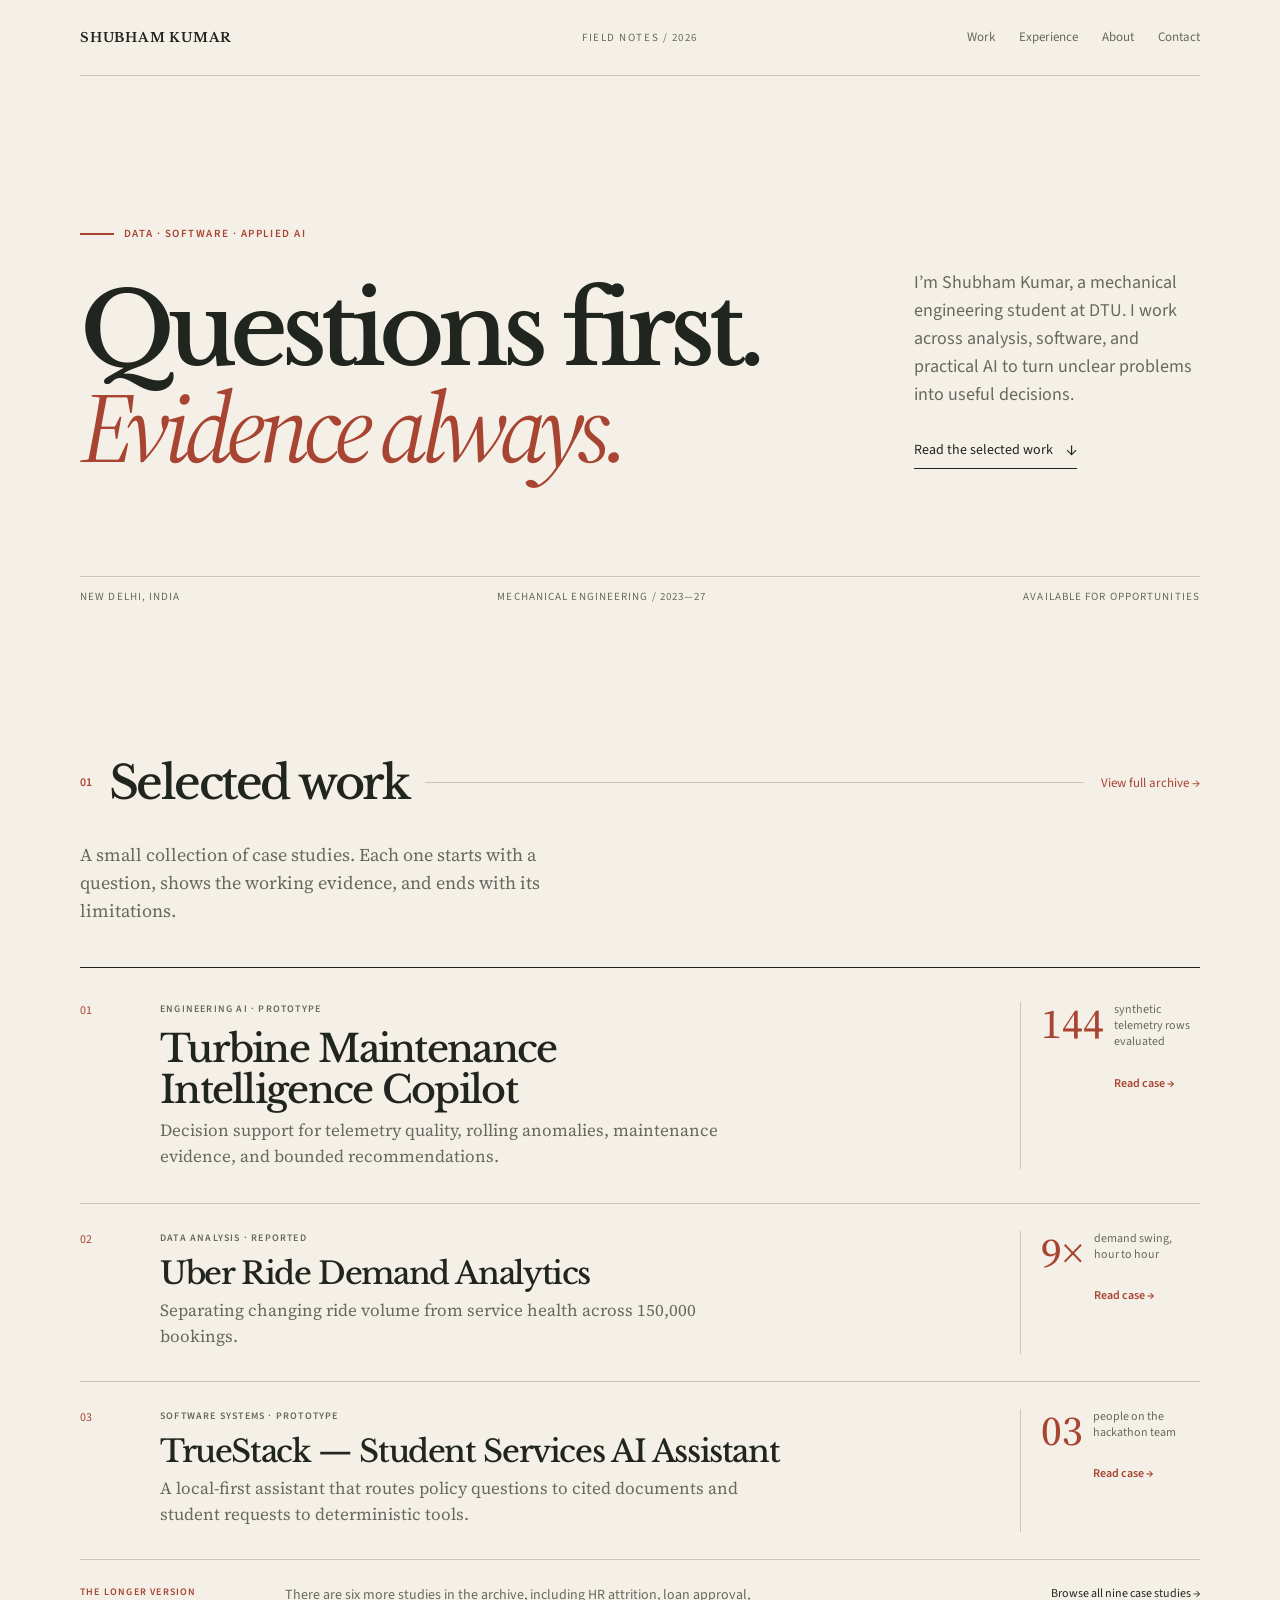
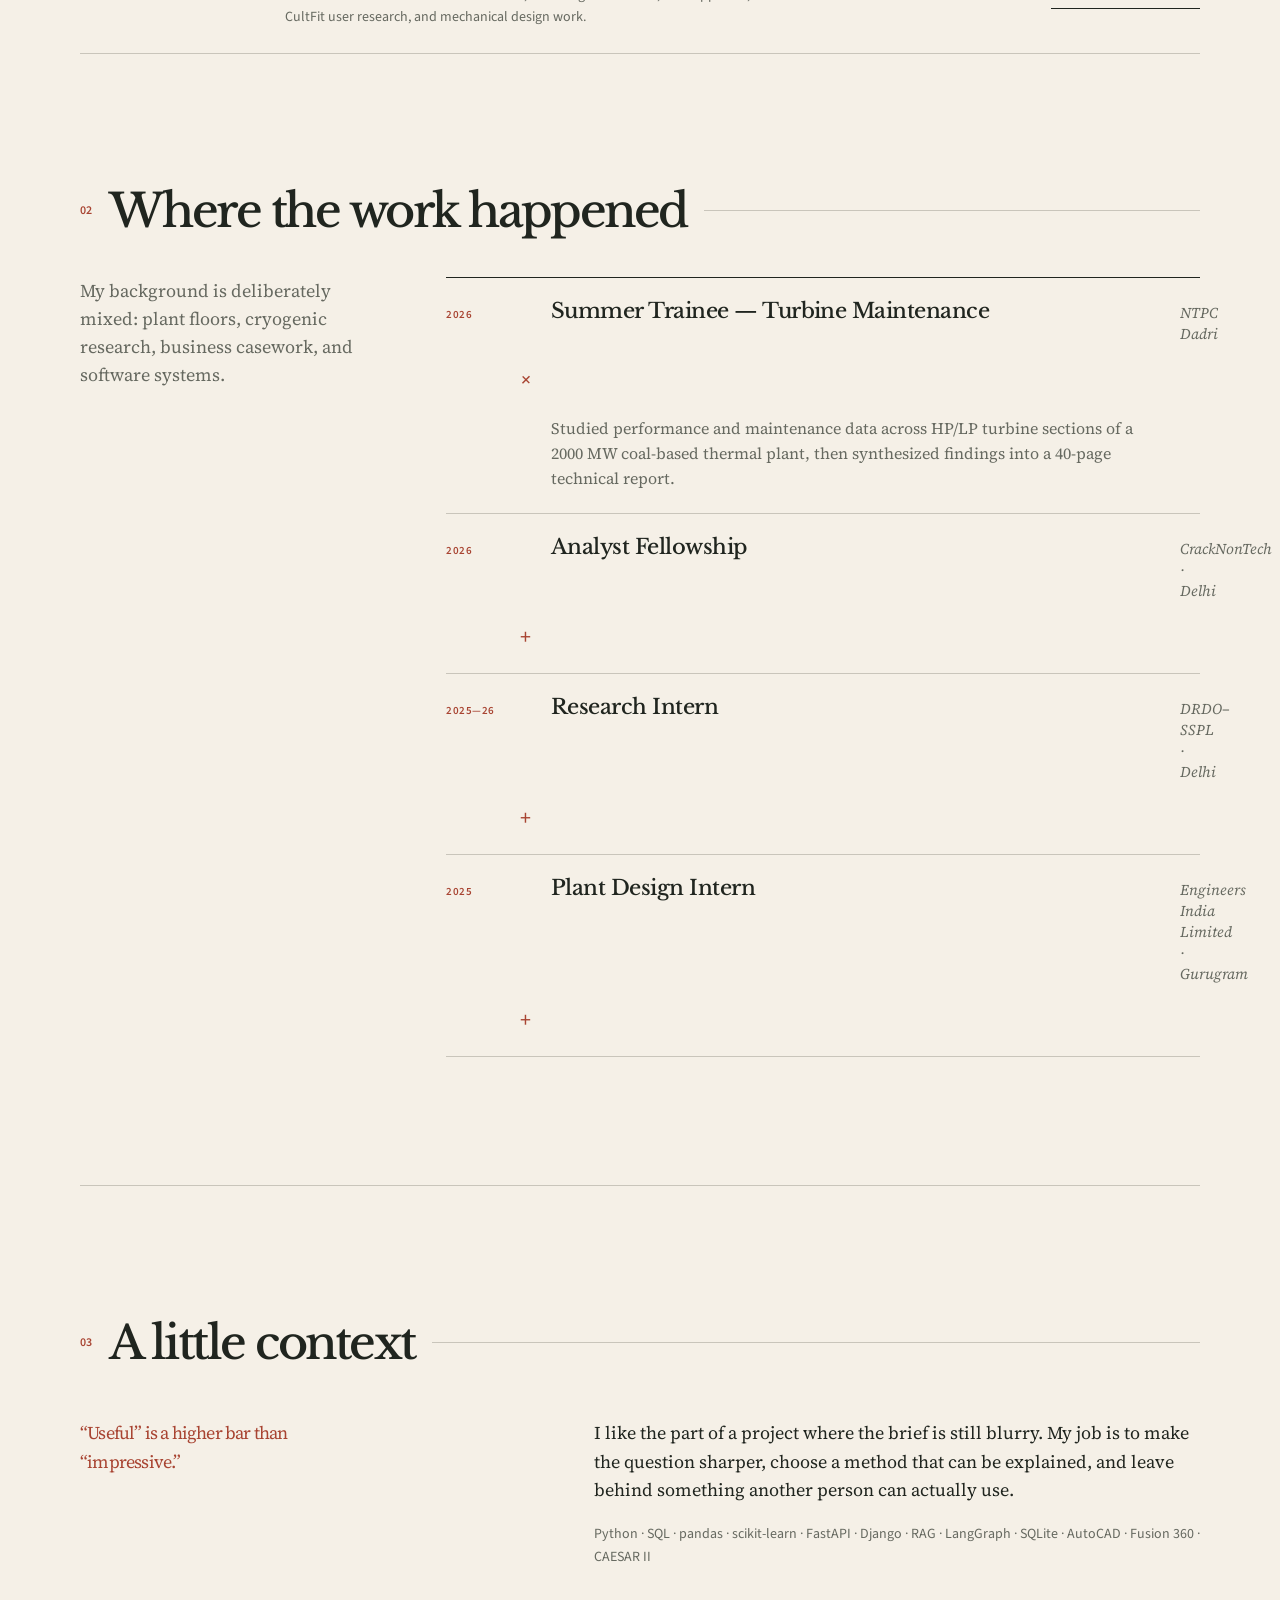
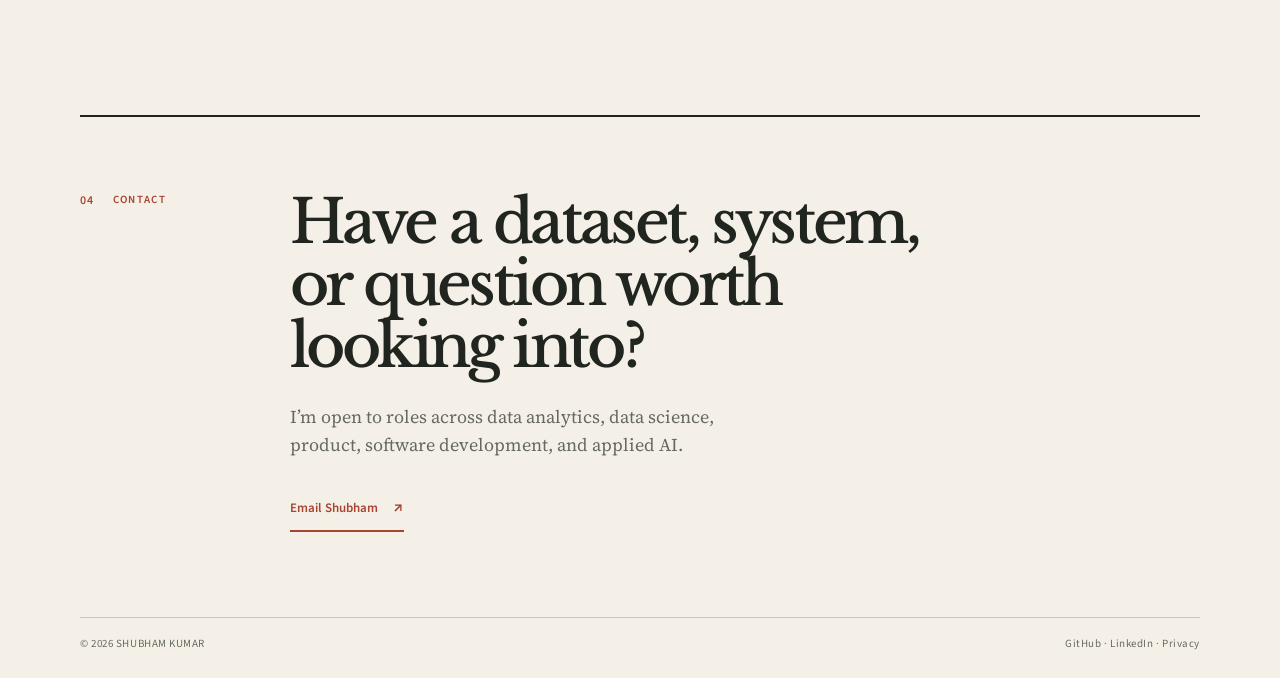
<file: index.html>
<!doctype html>
<html lang="en">
<head>
  <meta charset="utf-8">
  <meta name="viewport" content="width=device-width, initial-scale=1">
  <title>Shubham Kumar — Selected Work</title>
  <meta name="description" content="Selected work by Shubham Kumar across data analysis, software, product thinking, and applied AI.">
  <link rel="canonical" href="https://nothing0g.github.io/analyst/">
  <meta property="og:type" content="website">
  <meta property="og:url" content="https://nothing0g.github.io/analyst/">
  <meta property="og:title" content="Shubham Kumar — Selected Work">
  <meta property="og:description" content="Data analysis, software, product thinking, and applied AI. Questions first. Evidence always.">
  <meta property="og:image" content="https://nothing0g.github.io/analyst/assets/og-card.svg">
  <link rel="icon" href="data:image/svg+xml,%3Csvg xmlns='http://www.w3.org/2000/svg' viewBox='0 0 100 100'%3E%3Crect width='100' height='100' fill='%231f2420'/%3E%3Ctext x='50' y='70' font-size='58' text-anchor='middle' fill='%23f4efe5' font-family='Georgia'%3ES%3C/text%3E%3C/svg%3E">
  <link rel="preconnect" href="https://fonts.googleapis.com">
  <link rel="preconnect" href="https://fonts.gstatic.com" crossorigin>
  <link href="https://fonts.googleapis.com/css2?family=Libre+Baskerville:wght@400;700&family=Source+Sans+3:wght@400;500;600;700&family=Source+Serif+4:opsz,wght@8..60,400;8..60,500;8..60,600&display=swap" rel="stylesheet">
  <link rel="stylesheet" href="style.css?v=field-notes-20261027">
  <script type="application/ld+json">{"@context":"https://schema.org","@type":"Person","name":"Shubham Kumar","url":"https://nothing0g.github.io/analyst/","jobTitle":"Mechanical Engineering Student","sameAs":["https://github.com/Nothing0g","https://www.linkedin.com/in/shubham-kumar-diff/"]}</script>
</head>
<body>
  <a class="skip-link" href="#main">Skip to main content</a>
  <div class="page-shell">
    <header class="masthead" id="top">
      <a class="nameplate" href="#top">SHUBHAM KUMAR</a>
      <p class="edition">FIELD NOTES / 2026</p>
      <nav aria-label="Primary navigation"><a href="#work">Work</a><a href="#experience">Experience</a><a href="#about">About</a><a href="#contact">Contact</a></nav>
    </header>

    <main id="main">
      <section class="opening" aria-labelledby="intro-title">
        <div class="opening-label"><span class="red-rule"></span><span>DATA · SOFTWARE · APPLIED AI</span></div>
        <div class="opening-layout">
          <h1 id="intro-title">Questions first.<br><i>Evidence always.</i></h1>
          <div class="opening-note"><p>I’m Shubham Kumar, a mechanical engineering student at DTU. I work across analysis, software, and practical AI to turn unclear problems into useful decisions.</p><a class="underlined-link" href="#work">Read the selected work <b>↓</b></a></div>
        </div>
        <div class="opening-footer"><span>NEW DELHI, INDIA</span><span>MECHANICAL ENGINEERING / 2023—27</span><span>AVAILABLE FOR OPPORTUNITIES</span></div>
      </section>

      <section class="work" id="work" aria-labelledby="work-title">
        <div class="section-line"><span>01</span><h2 id="work-title">Selected work</h2><span class="section-rule"></span><a href="projects/">View full archive →</a></div>
        <p class="section-intro">A small collection of case studies. Each one starts with a question, shows the working evidence, and ends with its limitations.</p>
        <div class="project-list">
          <a class="project-row lead" href="projects/turbine-maintenance-copilot/"><div class="project-index">01</div><div class="project-main"><div class="project-meta">ENGINEERING AI <span>·</span> PROTOTYPE</div><h3>Turbine Maintenance<br class="desktop-only"> Intelligence Copilot</h3><p>Decision support for telemetry quality, rolling anomalies, maintenance evidence, and bounded recommendations.</p></div><div class="project-aside"><strong>144</strong><span>synthetic telemetry rows<br>evaluated</span><b>Read case →</b></div></a>
          <a class="project-row" href="projects/uber-ride-demand/"><div class="project-index">02</div><div class="project-main"><div class="project-meta">DATA ANALYSIS <span>·</span> REPORTED</div><h3>Uber Ride Demand Analytics</h3><p>Separating changing ride volume from service health across 150,000 bookings.</p></div><div class="project-aside"><strong>9×</strong><span>demand swing,<br>hour to hour</span><b>Read case →</b></div></a>
          <a class="project-row" href="projects/truestack-ai-assistant/"><div class="project-index">03</div><div class="project-main"><div class="project-meta">SOFTWARE SYSTEMS <span>·</span> PROTOTYPE</div><h3>TrueStack — Student Services AI Assistant</h3><p>A local-first assistant that routes policy questions to cited documents and student requests to deterministic tools.</p></div><div class="project-aside"><strong>03</strong><span>people on the<br>hackathon team</span><b>Read case →</b></div></a>
        </div>
        <div class="archive-note"><span>THE LONGER VERSION</span><p>There are six more studies in the archive, including HR attrition, loan approval, CultFit user research, and mechanical design work.</p><a class="underlined-link" href="projects/">Browse all nine case studies →</a></div>
      </section>

      <section class="experience" id="experience" aria-labelledby="experience-title">
        <div class="section-line"><span>02</span><h2 id="experience-title">Where the work happened</h2><span class="section-rule"></span></div>
        <div class="experience-grid"><p class="section-intro">My background is deliberately mixed: plant floors, cryogenic research, business casework, and software systems.</p><div class="experience-list"><details open><summary><span>2026</span><strong>Summer Trainee — Turbine Maintenance</strong><em>NTPC Dadri</em><b>+</b></summary><p>Studied performance and maintenance data across HP/LP turbine sections of a 2000 MW coal-based thermal plant, then synthesized findings into a 40-page technical report.</p></details><details><summary><span>2026</span><strong>Analyst Fellowship</strong><em>CrackNonTech · Delhi</em><b>+</b></summary><p>Solved profitability, market-entry, and industry cases while applying SQL and Python to real business datasets.</p></details><details><summary><span>2025—26</span><strong>Research Intern</strong><em>DRDO–SSPL · Delhi</em><b>+</b></summary><p>Analyzed pulse tube refrigerator and dilution refrigeration cycles for ultra-low-temperature defense electronics applications.</p></details><details><summary><span>2025</span><strong>Plant Design Intern</strong><em>Engineers India Limited · Gurugram</em><b>+</b></summary><p>Created plant layout and piping drawings, worked with ASME/IS standards and CAESAR II, and automated an Excel reporting workflow.</p></details></div></div>
      </section>

      <section class="about" id="about" aria-labelledby="about-title"><div class="section-line"><span>03</span><h2 id="about-title">A little context</h2><span class="section-rule"></span></div><div class="about-grid"><p class="pull-quote">“Useful” is a higher bar than “impressive.”</p><div><p>I like the part of a project where the brief is still blurry. My job is to make the question sharper, choose a method that can be explained, and leave behind something another person can actually use.</p><p class="muted">Python · SQL · pandas · scikit-learn · FastAPI · Django · RAG · LangGraph · SQLite · AutoCAD · Fusion 360 · CAESAR II</p></div></div></section>

      <section class="contact" id="contact" aria-labelledby="contact-title"><div class="contact-label"><span>04</span><span>CONTACT</span></div><div><h2 id="contact-title">Have a dataset, system, or question worth looking into?</h2><p>I’m open to roles across data analytics, data science, product, software development, and applied AI.</p><a class="button" href="mailto:shubham1sure@gmail.com">Email Shubham <span>↗</span></a></div></section>
    </main>

    <footer class="footer"><span>© 2026 SHUBHAM KUMAR</span><span><a href="https://github.com/Nothing0g" target="_blank" rel="noreferrer">GitHub</a> · <a href="https://www.linkedin.com/in/shubham-kumar-diff/" target="_blank" rel="noreferrer">LinkedIn</a> · <a href="privacy.html">Privacy</a></span></footer>
  </div>
</body>
</html>
</file>
<file: style.css>
:root{--paper:#f5f0e7;--paper-deep:#ebe4d8;--ink:#20251f;--muted:#666960;--rule:#c9c5bb;--red:#a84432;--serif:'Source Serif 4',Georgia,serif;--display:'Libre Baskerville',Georgia,serif;--sans:'Source Sans 3',Arial,sans-serif;--max:1120px}*{box-sizing:border-box}html{scroll-behavior:smooth}body{margin:0;background:var(--paper);color:var(--ink);font-family:var(--sans);font-size:16px;line-height:1.55;-webkit-font-smoothing:antialiased}.page-shell{width:min(var(--max),calc(100% - 64px));margin:0 auto}.skip-link{position:fixed;top:-60px;left:16px;z-index:10;padding:10px 14px;background:var(--ink);color:var(--paper)}.skip-link:focus{top:16px}a{color:inherit;text-decoration:none}a:focus-visible,summary:focus-visible{outline:2px solid var(--red);outline-offset:5px}.masthead{display:grid;grid-template-columns:1fr 1fr 1fr;align-items:center;height:76px;border-bottom:1px solid var(--rule)}.nameplate{font:700 13px var(--display);letter-spacing:.06em}.edition{text-align:center;margin:0;color:var(--muted);font:11px var(--sans);letter-spacing:.14em}.masthead nav{display:flex;justify-content:flex-end;gap:24px;font-size:13px}.masthead nav a{border-bottom:1px solid transparent;color:var(--muted)}.masthead nav a:hover{border-color:var(--red);color:var(--red)}.opening{padding:clamp(80px,12vw,150px) 0 22px}.opening-label{display:flex;align-items:center;gap:10px;color:var(--red);font:600 11px var(--sans);letter-spacing:.13em}.red-rule{display:inline-block;width:34px;height:2px;background:var(--red)}.opening-layout{display:grid;grid-template-columns:minmax(0,1.45fr) minmax(280px,.55fr);gap:80px;align-items:end;margin-top:28px}.opening h1{max-width:830px;margin:0;font:500 clamp(50px,8.2vw,100px)/.97 var(--display);letter-spacing:-.07em}.opening h1 i{font-family:var(--serif);font-weight:400;color:var(--red)}.opening-note{max-width:320px;padding-bottom:7px}.opening-note p{margin:0;color:var(--muted);font-size:18px;line-height:1.55}.underlined-link{display:inline-flex;gap:13px;align-items:center;margin-top:28px;padding-bottom:4px;border-bottom:1px solid var(--ink);font-size:14px}.underlined-link:hover{border-color:var(--red);color:var(--red)}.underlined-link b{font-weight:400;font-size:18px}.opening-footer{display:flex;justify-content:space-between;gap:20px;margin-top:100px;padding-top:12px;border-top:1px solid var(--rule);color:var(--muted);font:11px var(--sans);letter-spacing:.1em}.work,.experience,.about{padding-top:128px}.section-line{display:flex;align-items:center;gap:17px}.section-line>span:first-child,.contact-label span:first-child{color:var(--red);font:600 12px var(--sans)}.section-line h2{margin:0;font:500 clamp(27px,3.8vw,46px) var(--display);letter-spacing:-.055em;white-space:nowrap}.section-rule{height:1px;flex:1;background:var(--rule)}.section-line>a{color:var(--red);font-size:13px;white-space:nowrap}.section-intro{max-width:500px;margin:30px 0 42px;color:var(--muted);font:400 18px/1.55 var(--serif)}.project-list{border-top:1px solid var(--ink)}.project-row{display:grid;grid-template-columns:55px minmax(0,1fr) 180px;gap:25px;min-height:178px;padding:27px 0;border-bottom:1px solid var(--rule);transition:background .2s ease,padding .2s ease}.project-row:hover{background:var(--paper-deep);padding-left:14px;padding-right:14px}.project-row.lead{min-height:225px;padding-top:34px;padding-bottom:34px}.project-index{color:var(--red);font:12px var(--sans)}.project-meta{color:var(--muted);font:600 10px var(--sans);letter-spacing:.12em}.project-main h3{margin:12px 0 8px;font:500 clamp(23px,3vw,38px)/1.08 var(--display);letter-spacing:-.045em}.project-row:not(.lead) .project-main h3{font-size:clamp(21px,2.4vw,31px)}.project-main p{max-width:610px;margin:0;color:var(--muted);font:17px/1.5 var(--serif)}.project-aside{display:grid;grid-template-columns:auto 1fr;align-content:start;gap:6px 10px;border-left:1px solid var(--rule);padding-left:20px}.project-aside strong{grid-row:span 2;color:var(--red);font:500 42px/1 var(--serif)}.project-aside span{color:var(--muted);font-size:12px;line-height:1.35}.project-aside b{grid-column:2;margin-top:18px;color:var(--red);font:600 12px var(--sans)}.archive-note{display:grid;grid-template-columns:180px 1fr auto;gap:25px;align-items:start;padding:25px 0;border-bottom:1px solid var(--rule)}.archive-note>span{color:var(--red);font:600 10px var(--sans);letter-spacing:.12em}.archive-note p{max-width:500px;margin:0;color:var(--muted);font-size:14px}.archive-note .underlined-link{margin:0;font-size:12px}.experience-grid{display:grid;grid-template-columns:.55fr 1.45fr;gap:80px;margin-top:38px}.experience-grid .section-intro{margin:0}.experience-list{border-top:1px solid var(--ink)}details{border-bottom:1px solid var(--rule)}summary{display:grid;grid-template-columns:85px 1fr 20px;gap:20px;align-items:baseline;padding:20px 0;cursor:pointer;list-style:none}summary::-webkit-details-marker{display:none}summary>span{color:var(--red);font:600 11px var(--sans);letter-spacing:.05em}summary strong{font:500 21px var(--display);letter-spacing:-.025em}summary em{display:block;margin-top:3px;color:var(--muted);font:italic 15px var(--serif)}summary b{justify-self:end;color:var(--red);font:400 22px var(--sans);transition:transform .2s ease}details[open] summary b{transform:rotate(45deg)}details>p{max-width:620px;margin:0 40px 22px 105px;color:var(--muted);font:16px/1.55 var(--serif)}.about{border-top:1px solid var(--rule);margin-top:128px;padding-bottom:128px}.about-grid{display:grid;grid-template-columns:.8fr 1.2fr;gap:110px;margin-top:48px}.pull-quote{max-width:310px;margin:0;color:var(--red);font:500 clamp(25px,3.3vw,42px)/1.12 var(--serif);letter-spacing:-.045em}.about-grid>div{max-width:620px}.about-grid p{margin:0 0 18px;font:18px/1.6 var(--serif)}.about-grid .muted{color:var(--muted);font:14px/1.65 var(--sans)}.contact{display:grid;grid-template-columns:180px 1fr;gap:30px;padding:75px 0 85px;border-top:2px solid var(--ink)}.contact-label{display:flex;gap:18px;color:var(--red);font:600 11px var(--sans);letter-spacing:.12em}.contact h2{max-width:700px;margin:0;font:500 clamp(32px,4.7vw,60px)/1.03 var(--display);letter-spacing:-.06em}.contact p{max-width:470px;margin:25px 0;color:var(--muted);font:18px/1.55 var(--serif)}.button{display:inline-block;padding:11px 0;border-bottom:2px solid var(--red);color:var(--red);font:600 13px var(--sans)}.button:hover{color:var(--ink);border-color:var(--ink)}.button span{font-size:17px;margin-left:12px}.footer{display:flex;justify-content:space-between;gap:20px;padding:18px 0 27px;border-top:1px solid var(--rule);color:var(--muted);font:11px var(--sans);letter-spacing:.05em}.footer a:hover{color:var(--red)}
@media(max-width:800px){.page-shell{width:calc(100% - 38px)}.masthead{grid-template-columns:1fr auto;height:68px}.edition{display:none}.masthead nav{gap:16px}.masthead nav a:nth-child(2){display:none}.opening{padding-top:76px}.opening-layout,.experience-grid,.about-grid,.contact{grid-template-columns:1fr;gap:35px}.opening h1{font-size:clamp(48px,13vw,78px)}.opening-note{max-width:500px}.opening-footer{margin-top:70px;flex-direction:column;gap:7px}.work,.experience{padding-top:88px}.section-line{gap:11px}.section-line h2{white-space:normal}.section-line>a{font-size:12px}.section-intro{font-size:17px;margin:25px 0 32px}.project-row,.project-row.lead{grid-template-columns:35px minmax(0,1fr);gap:13px;min-height:0;padding:25px 0}.project-row:hover{padding-left:7px;padding-right:7px}.project-aside{grid-column:2;border-left:0;border-top:1px solid var(--rule);padding:18px 0 0;margin-top:10px}.project-aside b{margin-top:7px}.archive-note{grid-template-columns:1fr;gap:11px}.archive-note .underlined-link{width:max-content}.experience-grid{margin-top:30px}.about{margin-top:88px;padding-top:88px;padding-bottom:90px}.about-grid{margin-top:34px}.contact{padding-top:58px;padding-bottom:65px}.footer{flex-direction:column;gap:8px}}
@media(max-width:480px){.masthead nav a:nth-child(4){display:none}.project-main h3,.project-row:not(.lead) .project-main h3{font-size:23px}.desktop-only{display:none}.project-main p{font-size:16px}.project-aside strong{font-size:36px}summary{grid-template-columns:62px 1fr 15px;gap:11px}summary strong{font-size:18px}details>p{margin-left:73px;font-size:15px}.contact h2{font-size:38px}.footer{font-size:10px}}
@media(prefers-reduced-motion:reduce){html{scroll-behavior:auto}*,*:before,*:after{transition-duration:.01ms!important}}
</file>
